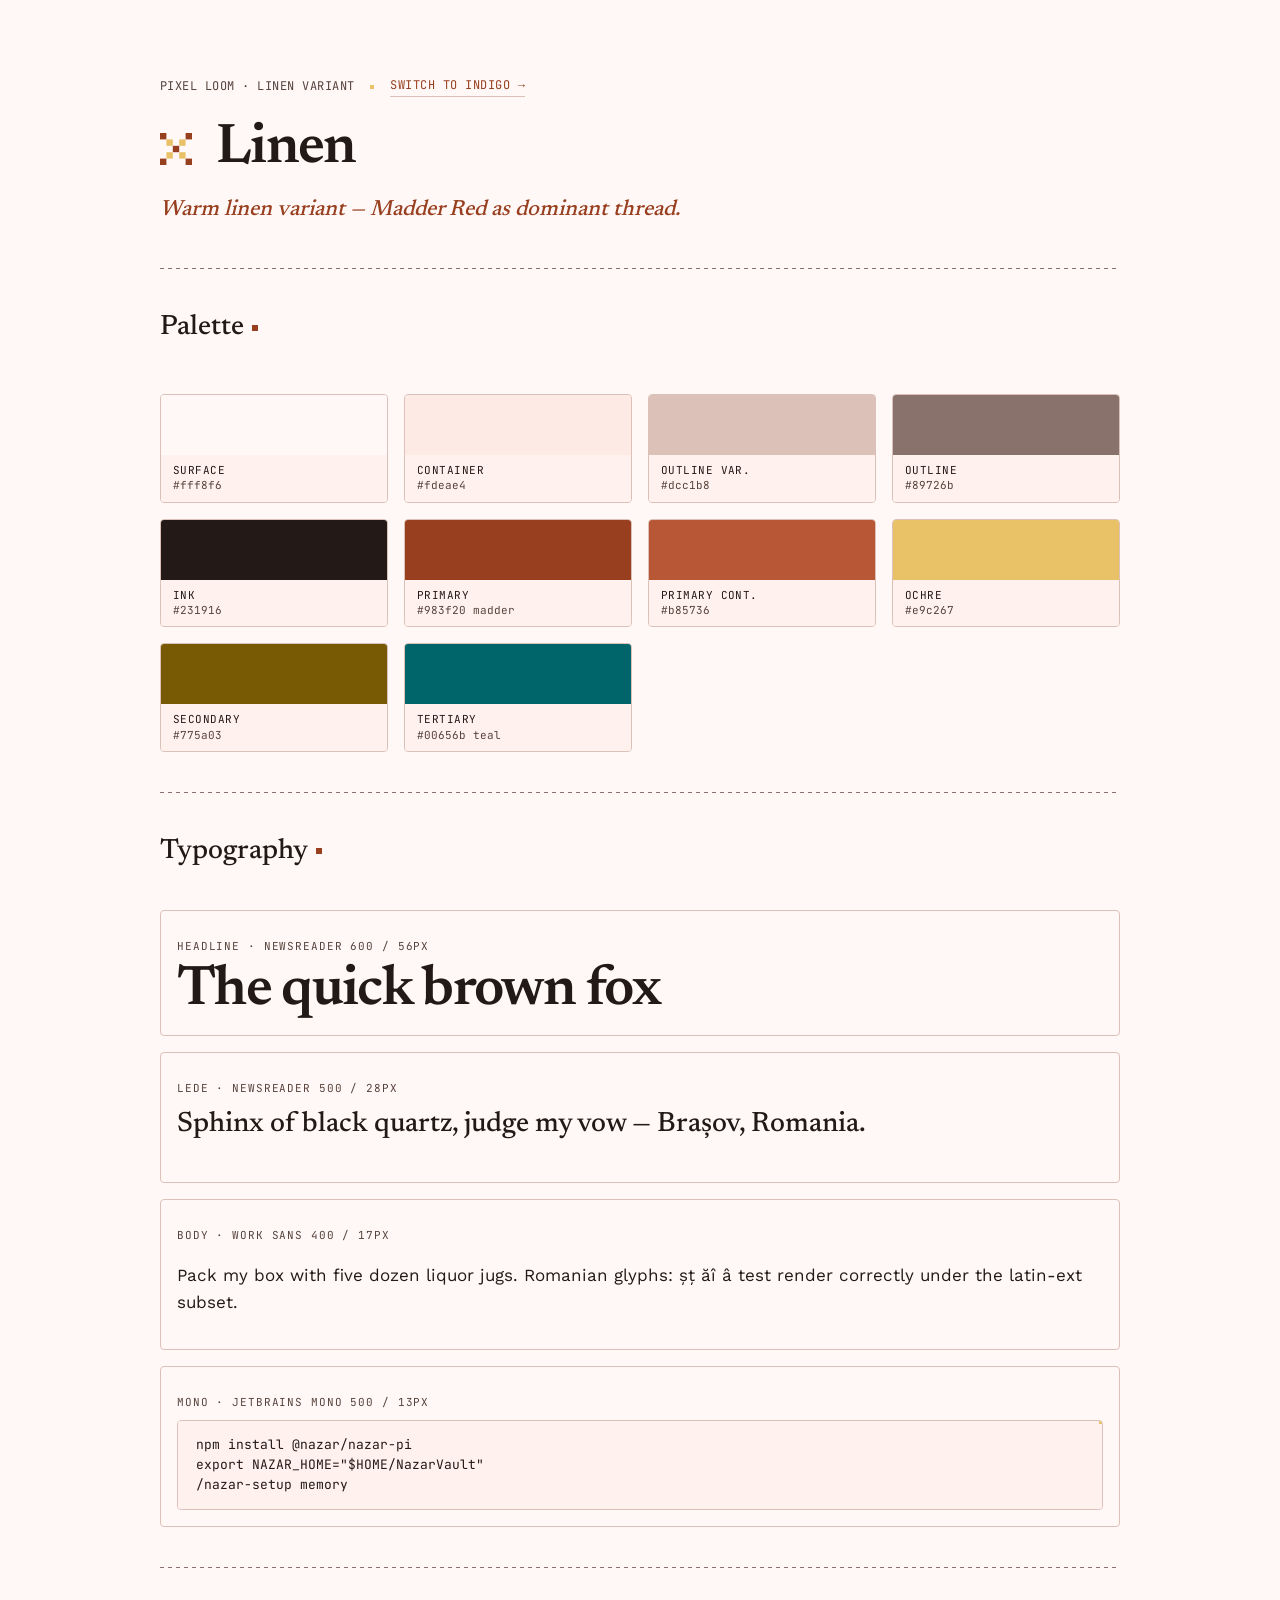
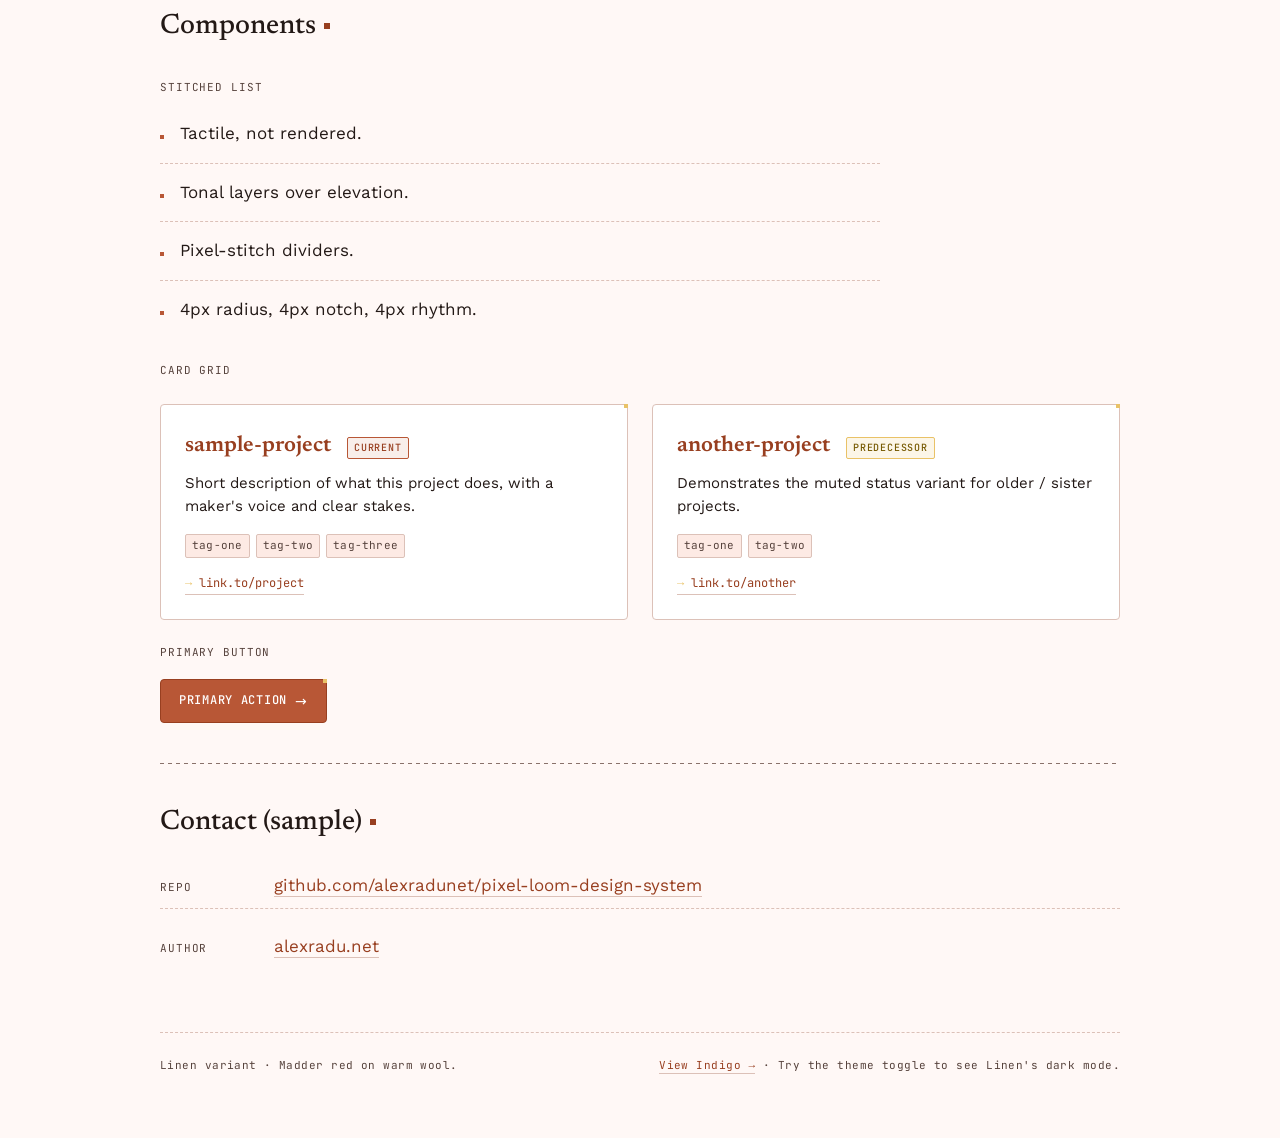
<file: example/index.html>
<!DOCTYPE html>
<html lang="en">
<head>
  <meta charset="UTF-8">
  <meta name="viewport" content="width=device-width, initial-scale=1.0">
  <title>Pixel Loom · Linen swatch</title>
  <link rel="stylesheet" href="../fonts.css">
  <link rel="stylesheet" href="../tokens/linen.css">
  <link rel="stylesheet" href="../base.css">
  <link rel="stylesheet" href="../components.css">
  <script src="../theme-toggle.js"></script>
  <style>
    .swatch-grid {
      display: grid;
      grid-template-columns: repeat(auto-fill, minmax(180px, 1fr));
      gap: var(--space-sm);
      margin: var(--space-md) 0;
    }
    .swatch {
      border: 1px solid var(--outline-variant);
      border-radius: var(--radius);
      overflow: hidden;
    }
    .swatch-fill { height: 60px; }
    .swatch-meta {
      padding: 8px 12px;
      background: var(--surface-container-low);
      font-family: var(--font-mono);
      font-size: 11px;
      line-height: 1.4;
    }
    .swatch-name { color: var(--on-surface); text-transform: uppercase; letter-spacing: 0.04em; }
    .swatch-hex { color: var(--on-surface-variant); }
    .type-sample { margin: var(--space-sm) 0; padding: var(--space-sm); border: 1px solid var(--outline-variant); border-radius: var(--radius); }
    .type-label {
      font-family: var(--font-mono);
      font-size: 11px;
      letter-spacing: 0.08em;
      text-transform: uppercase;
      color: var(--on-surface-variant);
      margin-bottom: 8px;
    }
  </style>
</head>
<body>
  <main class="page">
    <header class="masthead">
      <p class="meta-line">
        <span>Pixel Loom · Linen variant</span>
        <span class="meta-dot" aria-hidden="true"></span>
        <a href="indigo.html">switch to Indigo →</a>
      </p>

      <div class="brand-row">
        <svg class="brand-mark" viewBox="0 0 25 25" xmlns="http://www.w3.org/2000/svg" aria-hidden="true">
          <rect x="0"  y="0"  width="5" height="5" fill="#983f20"/>
          <rect x="20" y="0"  width="5" height="5" fill="#983f20"/>
          <rect x="10" y="10" width="5" height="5" fill="#983f20"/>
          <rect x="0"  y="20" width="5" height="5" fill="#983f20"/>
          <rect x="20" y="20" width="5" height="5" fill="#983f20"/>
          <rect x="5"  y="5"  width="5" height="5" fill="#e9c267"/>
          <rect x="15" y="5"  width="5" height="5" fill="#e9c267"/>
          <rect x="5"  y="15" width="5" height="5" fill="#e9c267"/>
          <rect x="15" y="15" width="5" height="5" fill="#e9c267"/>
        </svg>
        <h1 class="brand">Linen</h1>
      </div>
      <p class="tagline italic">Warm linen variant — Madder Red as dominant thread.</p>
    </header>

    <hr class="stitch" aria-hidden="true">

    <section>
      <h2>Palette</h2>
      <div class="swatch-grid">
        <div class="swatch"><div class="swatch-fill" style="background: var(--surface);"></div><div class="swatch-meta"><div class="swatch-name">Surface</div><div class="swatch-hex">#fff8f6</div></div></div>
        <div class="swatch"><div class="swatch-fill" style="background: var(--surface-container);"></div><div class="swatch-meta"><div class="swatch-name">Container</div><div class="swatch-hex">#fdeae4</div></div></div>
        <div class="swatch"><div class="swatch-fill" style="background: var(--outline-variant);"></div><div class="swatch-meta"><div class="swatch-name">Outline var.</div><div class="swatch-hex">#dcc1b8</div></div></div>
        <div class="swatch"><div class="swatch-fill" style="background: var(--outline);"></div><div class="swatch-meta"><div class="swatch-name">Outline</div><div class="swatch-hex">#89726b</div></div></div>
        <div class="swatch"><div class="swatch-fill" style="background: var(--on-surface);"></div><div class="swatch-meta"><div class="swatch-name">Ink</div><div class="swatch-hex">#231916</div></div></div>
        <div class="swatch"><div class="swatch-fill" style="background: var(--primary);"></div><div class="swatch-meta"><div class="swatch-name">Primary</div><div class="swatch-hex">#983f20 madder</div></div></div>
        <div class="swatch"><div class="swatch-fill" style="background: var(--primary-container);"></div><div class="swatch-meta"><div class="swatch-name">Primary cont.</div><div class="swatch-hex">#b85736</div></div></div>
        <div class="swatch"><div class="swatch-fill" style="background: var(--secondary-fixed-dim);"></div><div class="swatch-meta"><div class="swatch-name">Ochre</div><div class="swatch-hex">#e9c267</div></div></div>
        <div class="swatch"><div class="swatch-fill" style="background: var(--secondary);"></div><div class="swatch-meta"><div class="swatch-name">Secondary</div><div class="swatch-hex">#775a03</div></div></div>
        <div class="swatch"><div class="swatch-fill" style="background: var(--tertiary);"></div><div class="swatch-meta"><div class="swatch-name">Tertiary</div><div class="swatch-hex">#00656b teal</div></div></div>
      </div>
    </section>

    <hr class="stitch" aria-hidden="true">

    <section>
      <h2>Typography</h2>
      <div class="type-sample">
        <p class="type-label">Headline · Newsreader 600 / 56px</p>
        <h1 class="brand">The quick brown fox</h1>
      </div>
      <div class="type-sample">
        <p class="type-label">Lede · Newsreader 500 / 28px</p>
        <p class="lede">Sphinx of black quartz, judge my vow — Brașov, Romania.</p>
      </div>
      <div class="type-sample">
        <p class="type-label">Body · Work Sans 400 / 17px</p>
        <p>Pack my box with five dozen liquor jugs. Romanian glyphs: șț ăî â test render correctly under the latin-ext subset.</p>
      </div>
      <div class="type-sample">
        <p class="type-label">Mono · JetBrains Mono 500 / 13px</p>
        <pre>npm install @nazar/nazar-pi
export NAZAR_HOME="$HOME/NazarVault"
/nazar-setup memory</pre>
      </div>
    </section>

    <hr class="stitch" aria-hidden="true">

    <section>
      <h2>Components</h2>

      <p class="type-label">Stitched list</p>
      <ul class="stitched-list" style="margin-bottom: var(--space-md);">
        <li>Tactile, not rendered.</li>
        <li>Tonal layers over elevation.</li>
        <li>Pixel-stitch dividers.</li>
        <li>4px radius, 4px notch, 4px rhythm.</li>
      </ul>

      <p class="type-label">Card grid</p>
      <div class="card-grid" style="margin-bottom: var(--space-md);">
        <article class="card">
          <header class="card-head">
            <h3 class="card-name">sample-project</h3>
            <span class="card-status">Current</span>
          </header>
          <p>Short description of what this project does, with a maker's voice and clear stakes.</p>
          <ul class="card-tags">
            <li>tag-one</li>
            <li>tag-two</li>
            <li>tag-three</li>
          </ul>
          <a class="card-link" href="#">link.to/project</a>
        </article>

        <article class="card">
          <header class="card-head">
            <h3 class="card-name">another-project</h3>
            <span class="card-status muted">Predecessor</span>
          </header>
          <p>Demonstrates the muted status variant for older / sister projects.</p>
          <ul class="card-tags">
            <li>tag-one</li>
            <li>tag-two</li>
          </ul>
          <a class="card-link" href="#">link.to/another</a>
        </article>
      </div>

      <p class="type-label">Primary button</p>
      <p>
        <a class="button-primary" href="#">
          Primary action <span class="button-arrow" aria-hidden="true">→</span>
        </a>
      </p>
    </section>

    <hr class="stitch" aria-hidden="true">

    <section>
      <h2>Contact (sample)</h2>
      <ul class="contact-list">
        <li>
          <span class="contact-label">Repo</span>
          <span class="contact-value"><a href="https://github.com/alexradunet/pixel-loom-design-system">github.com/alexradunet/pixel-loom-design-system</a></span>
        </li>
        <li>
          <span class="contact-label">Author</span>
          <span class="contact-value"><a href="https://alexradu.net">alexradu.net</a></span>
        </li>
      </ul>
    </section>

    <footer class="colophon">
      <p>Linen variant · Madder red on warm wool.</p>
      <p><a href="indigo.html">View Indigo →</a> · Try the theme toggle to see Linen's dark mode.</p>
    </footer>
  </main>
</body>
</html>
</file>
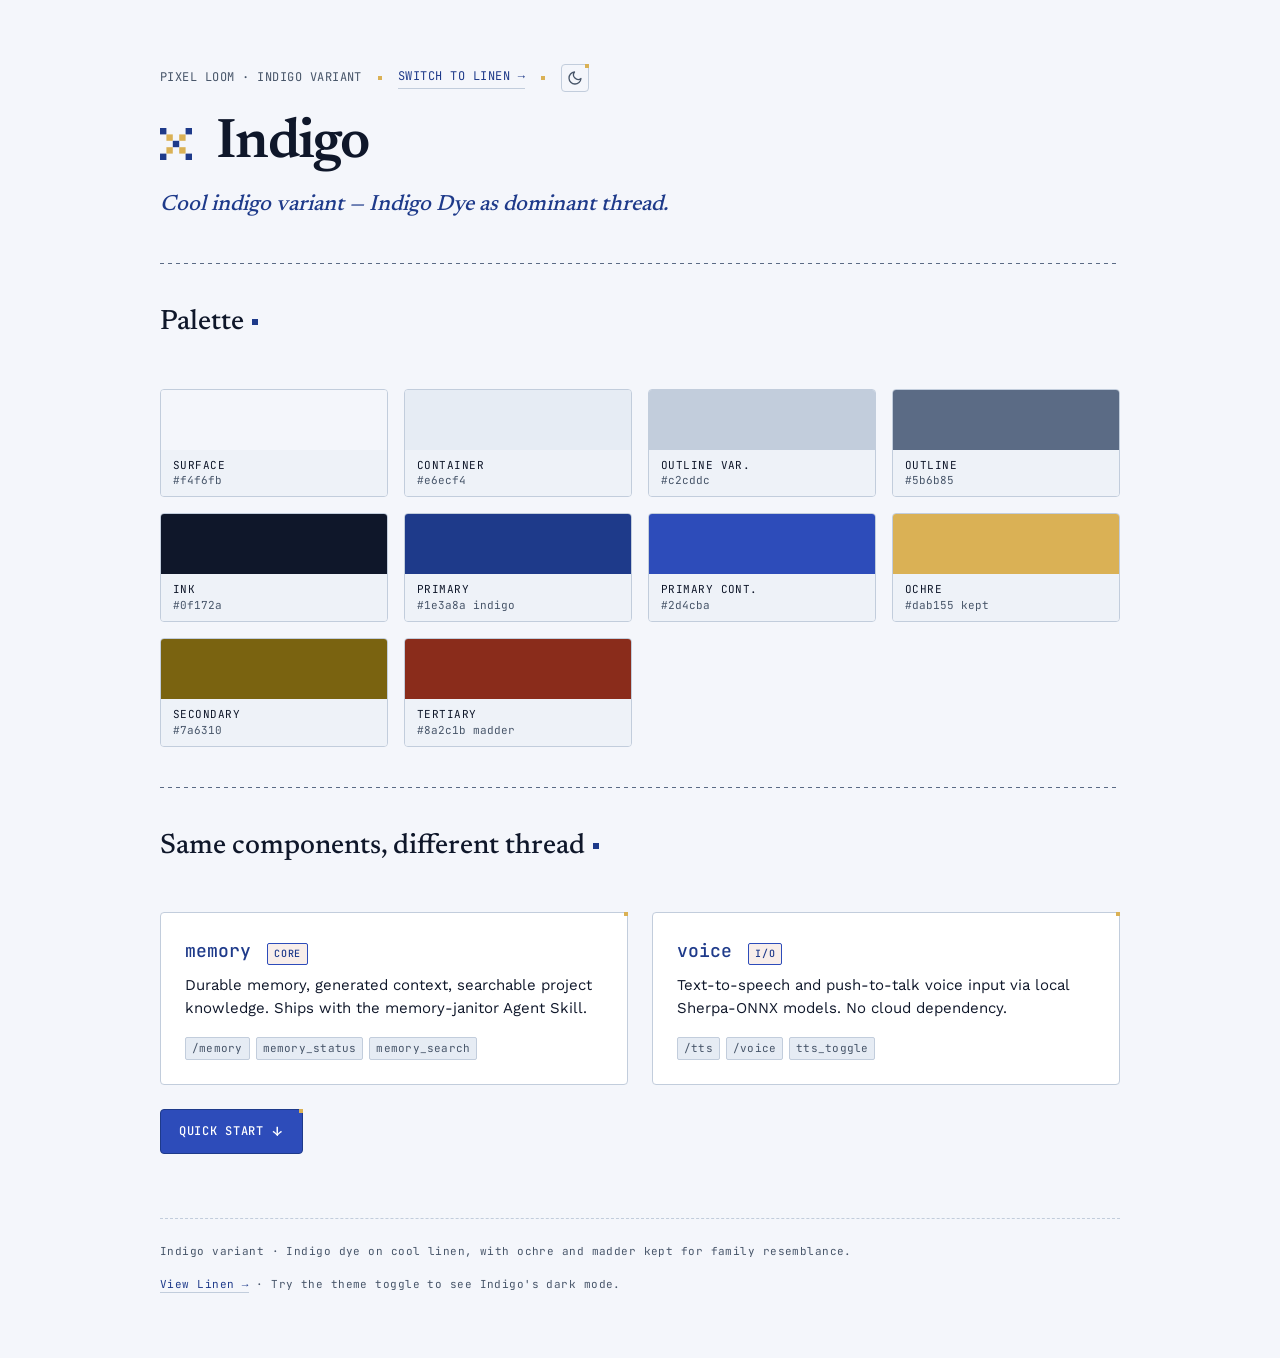
<file: example/indigo.html>
<!DOCTYPE html>
<html lang="en">
<head>
  <meta charset="UTF-8">
  <meta name="viewport" content="width=device-width, initial-scale=1.0">
  <title>Pixel Loom · Indigo swatch</title>
  <link rel="stylesheet" href="../fonts.css">
  <link rel="stylesheet" href="../tokens/indigo.css">
  <link rel="stylesheet" href="../base.css">
  <link rel="stylesheet" href="../components.css">
  <script src="../theme-toggle.js"></script>
  <style>
    .swatch-grid {
      display: grid;
      grid-template-columns: repeat(auto-fill, minmax(180px, 1fr));
      gap: var(--space-sm);
      margin: var(--space-md) 0;
    }
    .swatch {
      border: 1px solid var(--outline-variant);
      border-radius: var(--radius);
      overflow: hidden;
    }
    .swatch-fill { height: 60px; }
    .swatch-meta {
      padding: 8px 12px;
      background: var(--surface-container-low);
      font-family: var(--font-mono);
      font-size: 11px;
      line-height: 1.4;
    }
    .swatch-name { color: var(--on-surface); text-transform: uppercase; letter-spacing: 0.04em; }
    .swatch-hex { color: var(--on-surface-variant); }
    .type-sample { margin: var(--space-sm) 0; padding: var(--space-sm); border: 1px solid var(--outline-variant); border-radius: var(--radius); }
    .type-label {
      font-family: var(--font-mono);
      font-size: 11px;
      letter-spacing: 0.08em;
      text-transform: uppercase;
      color: var(--on-surface-variant);
      margin-bottom: 8px;
    }
  </style>
</head>
<body>
  <main class="page">
    <header class="masthead">
      <div class="meta-line">
        <span>Pixel Loom · Indigo variant</span>
        <span class="meta-dot" aria-hidden="true"></span>
        <a href="index.html">switch to Linen →</a>
        <span class="meta-dot" aria-hidden="true"></span>
        <button class="theme-toggle" onclick="PixelLoom.toggleTheme()" aria-label="Toggle light/dark mode">
          <svg class="theme-toggle-moon" viewBox="0 0 24 24" aria-hidden="true"><path d="M21 12.79A9 9 0 1 1 11.21 3 7 7 0 0 0 21 12.79z"/></svg>
          <svg class="theme-toggle-sun" viewBox="0 0 24 24" aria-hidden="true"><circle cx="12" cy="12" r="4"/><path d="M12 2v2M12 20v2M4.93 4.93l1.41 1.41M17.66 17.66l1.41 1.41M2 12h2M20 12h2M4.93 19.07l1.41-1.41M17.66 6.34l1.41-1.41"/></svg>
        </button>
      </div>

      <div class="brand-row">
        <svg class="brand-mark" viewBox="0 0 25 25" xmlns="http://www.w3.org/2000/svg" aria-hidden="true">
          <rect x="0"  y="0"  width="5" height="5" fill="#1e3a8a"/>
          <rect x="20" y="0"  width="5" height="5" fill="#1e3a8a"/>
          <rect x="10" y="10" width="5" height="5" fill="#1e3a8a"/>
          <rect x="0"  y="20" width="5" height="5" fill="#1e3a8a"/>
          <rect x="20" y="20" width="5" height="5" fill="#1e3a8a"/>
          <rect x="5"  y="5"  width="5" height="5" fill="#dab155"/>
          <rect x="15" y="5"  width="5" height="5" fill="#dab155"/>
          <rect x="5"  y="15" width="5" height="5" fill="#dab155"/>
          <rect x="15" y="15" width="5" height="5" fill="#dab155"/>
        </svg>
        <h1 class="brand">Indigo</h1>
      </div>
      <p class="tagline italic">Cool indigo variant — Indigo Dye as dominant thread.</p>
    </header>

    <hr class="stitch" aria-hidden="true">

    <section>
      <h2>Palette</h2>
      <div class="swatch-grid">
        <div class="swatch"><div class="swatch-fill" style="background: var(--surface);"></div><div class="swatch-meta"><div class="swatch-name">Surface</div><div class="swatch-hex">#f4f6fb</div></div></div>
        <div class="swatch"><div class="swatch-fill" style="background: var(--surface-container);"></div><div class="swatch-meta"><div class="swatch-name">Container</div><div class="swatch-hex">#e6ecf4</div></div></div>
        <div class="swatch"><div class="swatch-fill" style="background: var(--outline-variant);"></div><div class="swatch-meta"><div class="swatch-name">Outline var.</div><div class="swatch-hex">#c2cddc</div></div></div>
        <div class="swatch"><div class="swatch-fill" style="background: var(--outline);"></div><div class="swatch-meta"><div class="swatch-name">Outline</div><div class="swatch-hex">#5b6b85</div></div></div>
        <div class="swatch"><div class="swatch-fill" style="background: var(--on-surface);"></div><div class="swatch-meta"><div class="swatch-name">Ink</div><div class="swatch-hex">#0f172a</div></div></div>
        <div class="swatch"><div class="swatch-fill" style="background: var(--primary);"></div><div class="swatch-meta"><div class="swatch-name">Primary</div><div class="swatch-hex">#1e3a8a indigo</div></div></div>
        <div class="swatch"><div class="swatch-fill" style="background: var(--primary-container);"></div><div class="swatch-meta"><div class="swatch-name">Primary cont.</div><div class="swatch-hex">#2d4cba</div></div></div>
        <div class="swatch"><div class="swatch-fill" style="background: var(--secondary-fixed-dim);"></div><div class="swatch-meta"><div class="swatch-name">Ochre</div><div class="swatch-hex">#dab155 kept</div></div></div>
        <div class="swatch"><div class="swatch-fill" style="background: var(--secondary);"></div><div class="swatch-meta"><div class="swatch-name">Secondary</div><div class="swatch-hex">#7a6310</div></div></div>
        <div class="swatch"><div class="swatch-fill" style="background: var(--tertiary);"></div><div class="swatch-meta"><div class="swatch-name">Tertiary</div><div class="swatch-hex">#8a2c1b madder</div></div></div>
      </div>
    </section>

    <hr class="stitch" aria-hidden="true">

    <section>
      <h2>Same components, different thread</h2>

      <div class="card-grid" style="margin-bottom: var(--space-md);">
        <article class="card">
          <header class="card-head">
            <h3 class="card-name mono">memory</h3>
            <span class="card-status">Core</span>
          </header>
          <p>Durable memory, generated context, searchable project knowledge. Ships with the memory-janitor Agent Skill.</p>
          <ul class="card-tags">
            <li>/memory</li>
            <li>memory_status</li>
            <li>memory_search</li>
          </ul>
        </article>

        <article class="card">
          <header class="card-head">
            <h3 class="card-name mono">voice</h3>
            <span class="card-status">I/O</span>
          </header>
          <p>Text-to-speech and push-to-talk voice input via local Sherpa-ONNX models. No cloud dependency.</p>
          <ul class="card-tags">
            <li>/tts</li>
            <li>/voice</li>
            <li>tts_toggle</li>
          </ul>
        </article>
      </div>

      <p>
        <a class="button-primary" href="#">
          Quick start <span class="button-arrow" aria-hidden="true">↓</span>
        </a>
      </p>
    </section>

    <footer class="colophon">
      <p>Indigo variant · Indigo dye on cool linen, with ochre and madder kept for family resemblance.</p>
      <p><a href="index.html">View Linen →</a> · Try the theme toggle to see Indigo's dark mode.</p>
    </footer>
  </main>
</body>
</html>
</file>
<file: fonts.css>
/* ─────────────────────────────────────────────────────────────
   Pixel Loom · Fonts (self-hosted, no calls to Google)

   Newsreader 500 / 600 — editorial serif headlines
   Work Sans 400 / 500  — body & UI
   JetBrains Mono 400 / 500 — metadata & code

   Each weight is split into latin + latin-ext subsets for
   Romanian character support (ș, ț, ă, î, â) without bloat.
   ───────────────────────────────────────────────────────────── */

@font-face { font-family:'Newsreader';font-style:normal;font-weight:500;font-display:swap;src:url('fonts/newsreader-500-latin-ext.woff2') format('woff2');unicode-range:U+0100-02BA,U+02BD-02C5,U+02C7-02CC,U+02CE-02D7,U+02DD-02FF,U+0304,U+0308,U+0329,U+1D00-1DBF,U+1E00-1E9F,U+1EF2-1EFF,U+2020,U+20A0-20AB,U+20AD-20C0,U+2113,U+2C60-2C7F,U+A720-A7FF; }
@font-face { font-family:'Newsreader';font-style:normal;font-weight:500;font-display:swap;src:url('fonts/newsreader-500-latin.woff2') format('woff2');unicode-range:U+0000-00FF,U+0131,U+0152-0153,U+02BB-02BC,U+02C6,U+02DA,U+02DC,U+0304,U+0308,U+0329,U+2000-206F,U+20AC,U+2122,U+2191,U+2193,U+2212,U+2215,U+FEFF,U+FFFD; }
@font-face { font-family:'Newsreader';font-style:normal;font-weight:600;font-display:swap;src:url('fonts/newsreader-600-latin-ext.woff2') format('woff2');unicode-range:U+0100-02BA,U+02BD-02C5,U+02C7-02CC,U+02CE-02D7,U+02DD-02FF,U+0304,U+0308,U+0329,U+1D00-1DBF,U+1E00-1E9F,U+1EF2-1EFF,U+2020,U+20A0-20AB,U+20AD-20C0,U+2113,U+2C60-2C7F,U+A720-A7FF; }
@font-face { font-family:'Newsreader';font-style:normal;font-weight:600;font-display:swap;src:url('fonts/newsreader-600-latin.woff2') format('woff2');unicode-range:U+0000-00FF,U+0131,U+0152-0153,U+02BB-02BC,U+02C6,U+02DA,U+02DC,U+0304,U+0308,U+0329,U+2000-206F,U+20AC,U+2122,U+2191,U+2193,U+2212,U+2215,U+FEFF,U+FFFD; }

@font-face { font-family:'Work Sans';font-style:normal;font-weight:400;font-display:swap;src:url('fonts/worksans-400-latin-ext.woff2') format('woff2');unicode-range:U+0100-02BA,U+02BD-02C5,U+02C7-02CC,U+02CE-02D7,U+02DD-02FF,U+0304,U+0308,U+0329,U+1D00-1DBF,U+1E00-1E9F,U+1EF2-1EFF,U+2020,U+20A0-20AB,U+20AD-20C0,U+2113,U+2C60-2C7F,U+A720-A7FF; }
@font-face { font-family:'Work Sans';font-style:normal;font-weight:400;font-display:swap;src:url('fonts/worksans-400-latin.woff2') format('woff2');unicode-range:U+0000-00FF,U+0131,U+0152-0153,U+02BB-02BC,U+02C6,U+02DA,U+02DC,U+0304,U+0308,U+0329,U+2000-206F,U+20AC,U+2122,U+2191,U+2193,U+2212,U+2215,U+FEFF,U+FFFD; }
@font-face { font-family:'Work Sans';font-style:normal;font-weight:500;font-display:swap;src:url('fonts/worksans-500-latin-ext.woff2') format('woff2');unicode-range:U+0100-02BA,U+02BD-02C5,U+02C7-02CC,U+02CE-02D7,U+02DD-02FF,U+0304,U+0308,U+0329,U+1D00-1DBF,U+1E00-1E9F,U+1EF2-1EFF,U+2020,U+20A0-20AB,U+20AD-20C0,U+2113,U+2C60-2C7F,U+A720-A7FF; }
@font-face { font-family:'Work Sans';font-style:normal;font-weight:500;font-display:swap;src:url('fonts/worksans-500-latin.woff2') format('woff2');unicode-range:U+0000-00FF,U+0131,U+0152-0153,U+02BB-02BC,U+02C6,U+02DA,U+02DC,U+0304,U+0308,U+0329,U+2000-206F,U+20AC,U+2122,U+2191,U+2193,U+2212,U+2215,U+FEFF,U+FFFD; }

@font-face { font-family:'JetBrains Mono';font-style:normal;font-weight:400;font-display:swap;src:url('fonts/jetbrainsmono-400-latin-ext.woff2') format('woff2');unicode-range:U+0100-02BA,U+02BD-02C5,U+02C7-02CC,U+02CE-02D7,U+02DD-02FF,U+0304,U+0308,U+0329,U+1D00-1DBF,U+1E00-1E9F,U+1EF2-1EFF,U+2020,U+20A0-20AB,U+20AD-20C0,U+2113,U+2C60-2C7F,U+A720-A7FF; }
@font-face { font-family:'JetBrains Mono';font-style:normal;font-weight:400;font-display:swap;src:url('fonts/jetbrainsmono-400-latin.woff2') format('woff2');unicode-range:U+0000-00FF,U+0131,U+0152-0153,U+02BB-02BC,U+02C6,U+02DA,U+02DC,U+0304,U+0308,U+0329,U+2000-206F,U+20AC,U+2122,U+2191,U+2193,U+2212,U+2215,U+FEFF,U+FFFD; }
@font-face { font-family:'JetBrains Mono';font-style:normal;font-weight:500;font-display:swap;src:url('fonts/jetbrainsmono-500-latin-ext.woff2') format('woff2');unicode-range:U+0100-02BA,U+02BD-02C5,U+02C7-02CC,U+02CE-02D7,U+02DD-02FF,U+0304,U+0308,U+0329,U+1D00-1DBF,U+1E00-1E9F,U+1EF2-1EFF,U+2020,U+20A0-20AB,U+20AD-20C0,U+2113,U+2C60-2C7F,U+A720-A7FF; }
@font-face { font-family:'JetBrains Mono';font-style:normal;font-weight:500;font-display:swap;src:url('fonts/jetbrainsmono-500-latin.woff2') format('woff2');unicode-range:U+0000-00FF,U+0131,U+0152-0153,U+02BB-02BC,U+02C6,U+02DA,U+02DC,U+0304,U+0308,U+0329,U+2000-206F,U+20AC,U+2122,U+2191,U+2193,U+2212,U+2215,U+FEFF,U+FFFD; }
</file>
<file: tokens/linen.css>
/* ─────────────────────────────────────────────────────────────
   Pixel Loom · Linen (warm)

   Light is the default. Dark mode applies when:
   - the user has explicitly toggled to dark (root.theme-dark), OR
   - the system prefers dark AND the user has not explicitly chosen light

   The toggle script in theme-toggle.js manages the .theme-light /
   .theme-dark class on <html> and persists the choice in localStorage.
   ───────────────────────────────────────────────────────────── */

/* ─── Light (default) ─────────────────────────────────────── */
:root {
  /* Surfaces */
  --surface: #fff8f6;
  --surface-dim: #e9d6d1;
  --surface-bright: #fff8f6;
  --surface-container-lowest: #ffffff;
  --surface-container-low: #fff1ed;
  --surface-container: #fdeae4;
  --surface-container-high: #f7e4df;
  --surface-container-highest: #f1dfd9;
  --on-surface: #231916;
  --on-surface-variant: #56423c;
  --inverse-surface: #392e2b;
  --inverse-on-surface: #ffede8;
  --outline: #89726b;
  --outline-variant: #dcc1b8;
  --surface-tint: #9d4323;

  /* Brand (Madder red) */
  --primary: #983f20;
  --on-primary: #ffffff;
  --primary-container: #b85736;
  --on-primary-container: #fffaf9;
  --inverse-primary: #ffb59d;
  --primary-fixed: #ffdbd0;
  --primary-fixed-dim: #ffb59d;
  --on-primary-fixed: #390b00;
  --on-primary-fixed-variant: #7e2c0e;

  /* Secondary (Ochre) */
  --secondary: #775a03;
  --on-secondary: #ffffff;
  --secondary-container: #fed578;
  --on-secondary-container: #785b04;
  --secondary-fixed: #ffdf9b;
  --secondary-fixed-dim: #e9c267;
  --on-secondary-fixed: #251a00;
  --on-secondary-fixed-variant: #5b4300;

  /* Tertiary (Teal) */
  --tertiary: #00656b;
  --on-tertiary: #ffffff;
  --tertiary-container: #008087;
  --on-tertiary-container: #ecfeff;
  --tertiary-fixed: #93f2f9;
  --tertiary-fixed-dim: #76d5dc;
  --on-tertiary-fixed: #002022;
  --on-tertiary-fixed-variant: #004f54;

  /* Semantic */
  --error: #ba1a1a;
  --on-error: #ffffff;
  --error-container: #ffdad6;
  --on-error-container: #93000a;

  /* Background */
  --background: #fff8f6;
  --on-background: #231916;
  --surface-variant: #f1dfd9;

  /* Shared (mode-agnostic) */
  --space-base: 4px;
  --space-xs: 8px;
  --space-sm: 16px;
  --space-md: 24px;
  --space-lg: 40px;
  --space-xl: 64px;
  --gutter: 24px;
  --margin: 32px;
  --font-headline: 'Newsreader', Georgia, 'Times New Roman', serif;
  --font-body: 'Work Sans', system-ui, -apple-system, 'Segoe UI', sans-serif;
  --font-mono: 'JetBrains Mono', 'SF Mono', Consolas, monospace;
  --radius-sm: 2px;
  --radius: 4px;
  --radius-md: 6px;
  --radius-lg: 8px;
  --radius-xl: 12px;
  --radius-full: 9999px;
}

/* ─── Dark — explicit override ────────────────────────────── */
:root.theme-dark {
  --surface: #1a110f;
  --surface-dim: #1a110f;
  --surface-bright: #423733;
  --surface-container-lowest: #150c0a;
  --surface-container-low: #231916;
  --surface-container: #271d1a;
  --surface-container-high: #322824;
  --surface-container-highest: #3e322f;
  --on-surface: #f1dfd9;
  --on-surface-variant: #dcc1b8;
  --inverse-surface: #f1dfd9;
  --inverse-on-surface: #392e2b;
  --outline: #a48b84;
  --outline-variant: #56423c;
  --surface-tint: #ffb59d;

  --primary: #ffb59d;
  --on-primary: #5d1800;
  --primary-container: #b85736;
  --on-primary-container: #fffaf9;
  --inverse-primary: #9d4323;
  --primary-fixed: #ffdbd0;
  --primary-fixed-dim: #ffb59d;
  --on-primary-fixed: #390b00;
  --on-primary-fixed-variant: #7e2c0e;

  --secondary: #e9c267;
  --on-secondary: #3f2e00;
  --secondary-container: #755800;
  --on-secondary-container: #f8d074;
  --secondary-fixed: #ffdf9b;
  --secondary-fixed-dim: #e9c267;
  --on-secondary-fixed: #251a00;
  --on-secondary-fixed-variant: #5b4300;

  --tertiary: #76d5dc;
  --on-tertiary: #00363a;
  --tertiary-container: #008087;
  --on-tertiary-container: #ecfeff;
  --tertiary-fixed: #93f2f9;
  --tertiary-fixed-dim: #76d5dc;
  --on-tertiary-fixed: #002022;
  --on-tertiary-fixed-variant: #004f54;

  --error: #ffb4ab;
  --on-error: #690005;
  --error-container: #93000a;
  --on-error-container: #ffdad6;

  --background: #1a110f;
  --on-background: #f1dfd9;
  --surface-variant: #3e322f;
}

/* ─── Dark — system preference (unless user picked light) ──── */
@media (prefers-color-scheme: dark) {
  :root:not(.theme-light) {
    --surface: #1a110f;
    --surface-dim: #1a110f;
    --surface-bright: #423733;
    --surface-container-lowest: #150c0a;
    --surface-container-low: #231916;
    --surface-container: #271d1a;
    --surface-container-high: #322824;
    --surface-container-highest: #3e322f;
    --on-surface: #f1dfd9;
    --on-surface-variant: #dcc1b8;
    --inverse-surface: #f1dfd9;
    --inverse-on-surface: #392e2b;
    --outline: #a48b84;
    --outline-variant: #56423c;
    --surface-tint: #ffb59d;

    --primary: #ffb59d;
    --on-primary: #5d1800;
    --primary-container: #b85736;
    --on-primary-container: #fffaf9;
    --inverse-primary: #9d4323;
    --primary-fixed: #ffdbd0;
    --primary-fixed-dim: #ffb59d;
    --on-primary-fixed: #390b00;
    --on-primary-fixed-variant: #7e2c0e;

    --secondary: #e9c267;
    --on-secondary: #3f2e00;
    --secondary-container: #755800;
    --on-secondary-container: #f8d074;
    --secondary-fixed: #ffdf9b;
    --secondary-fixed-dim: #e9c267;
    --on-secondary-fixed: #251a00;
    --on-secondary-fixed-variant: #5b4300;

    --tertiary: #76d5dc;
    --on-tertiary: #00363a;
    --tertiary-container: #008087;
    --on-tertiary-container: #ecfeff;
    --tertiary-fixed: #93f2f9;
    --tertiary-fixed-dim: #76d5dc;
    --on-tertiary-fixed: #002022;
    --on-tertiary-fixed-variant: #004f54;

    --error: #ffb4ab;
    --on-error: #690005;
    --error-container: #93000a;
    --on-error-container: #ffdad6;

    --background: #1a110f;
    --on-background: #f1dfd9;
    --surface-variant: #3e322f;
  }
}
</file>
<file: base.css>
/* ─────────────────────────────────────────────────────────────
   Pixel Loom · Base
   Reset, typography, layout, dividers, lists, headings.
   Assumes tokens/{linen|indigo}.css already loaded.
   ───────────────────────────────────────────────────────────── */

/* ─── Reset ───────────────────────────────────────────── */
*, *::before, *::after { box-sizing: border-box; }
html { -webkit-text-size-adjust: 100%; }
body {
  margin: 0;
  padding: 0;
  background: var(--background);
  color: var(--on-background);
  font-family: var(--font-body);
  font-size: 17px;
  line-height: 1.6;
  font-feature-settings: "kern", "liga";
  -webkit-font-smoothing: antialiased;
  -moz-osx-font-smoothing: grayscale;
}
img, svg { max-width: 100%; display: block; }
code { font-family: var(--font-mono); font-size: 0.92em; }

/* ─── Layout ──────────────────────────────────────────── */
.page {
  max-width: 1024px;
  margin: 0 auto;
  padding: var(--space-xl) var(--margin);
}
@media (max-width: 720px) {
  .page { padding: var(--space-lg) var(--space-sm); }
}

section { margin: var(--space-lg) 0; }

/* ─── Pixel-stitch divider ────────────────────────────── */
.stitch {
  border: none;
  height: 1px;
  background-image: linear-gradient(to right, var(--outline) 50%, transparent 50%);
  background-size: 8px 1px;
  background-repeat: repeat-x;
  margin: var(--space-lg) 0;
}

/* ─── Masthead ────────────────────────────────────────── */
.masthead { margin-bottom: var(--space-lg); }

.meta-line {
  display: flex;
  align-items: center;
  gap: var(--space-sm);
  font-family: var(--font-mono);
  font-size: 12px;
  letter-spacing: 0.04em;
  color: var(--on-surface-variant);
  margin-bottom: var(--space-md);
  text-transform: uppercase;
  flex-wrap: wrap;
}
.meta-dot {
  display: inline-block;
  width: 4px;
  height: 4px;
  background: var(--secondary-fixed-dim);
  flex-shrink: 0;
}
.meta-status {
  display: inline-flex;
  align-items: center;
  gap: 6px;
}
.meta-status::before {
  content: '';
  display: inline-block;
  width: 6px;
  height: 6px;
  border-radius: 50%;
  background: #4f6f3a;
}

.brand-row {
  display: flex;
  align-items: center;
  gap: var(--space-md);
  margin-bottom: var(--space-sm);
}
.brand-mark {
  flex-shrink: 0;
  width: 32px;
  height: 32px;
}
h1.brand {
  font-family: var(--font-headline);
  font-size: 56px;
  font-weight: 600;
  line-height: 1;
  letter-spacing: -0.03em;
  margin: 0;
  color: var(--on-surface);
}
@media (max-width: 720px) {
  h1.brand { font-size: 40px; }
  .brand-mark { width: 24px; height: 24px; }
}
.tagline {
  font-family: var(--font-body);
  font-size: 18px;
  font-weight: 400;
  color: var(--on-surface-variant);
  margin: 0;
  max-width: 600px;
}
.tagline.italic {
  font-family: var(--font-headline);
  font-style: italic;
  font-size: 22px;
  font-weight: 500;
  color: var(--primary);
}

/* ─── Headings ────────────────────────────────────────── */
h2 {
  font-family: var(--font-headline);
  font-size: 28px;
  font-weight: 500;
  line-height: 1.3;
  margin: 0 0 var(--space-md) 0;
  color: var(--on-surface);
  display: inline-flex;
  align-items: center;
  gap: var(--space-xs);
}
h2::after {
  content: '';
  display: inline-block;
  width: 6px;
  height: 6px;
  background: var(--primary);
  flex-shrink: 0;
}

/* ─── Intro / lede ────────────────────────────────────── */
.lede {
  font-family: var(--font-headline);
  font-size: 28px;
  font-weight: 500;
  line-height: 1.3;
  color: var(--on-surface);
  margin: 0 0 var(--space-md) 0;
  max-width: 720px;
}
@media (max-width: 720px) {
  .lede { font-size: 22px; }
}
.intro p {
  font-size: 17px;
  line-height: 1.65;
  margin: 0 0 var(--space-sm) 0;
  max-width: 720px;
}

/* ─── Stitched list ───────────────────────────────────── */
.stitched-list {
  list-style: none;
  padding: 0;
  margin: 0;
  max-width: 720px;
}
.stitched-list li {
  padding: var(--space-sm) 0;
  border-bottom: 1px dashed var(--outline-variant);
  font-size: 17px;
  line-height: 1.5;
  display: flex;
  align-items: baseline;
  gap: var(--space-sm);
}
.stitched-list li::before {
  content: '';
  flex-shrink: 0;
  width: 4px;
  height: 4px;
  background: var(--primary-container);
  margin-top: 9px;
}
.stitched-list li:last-child { border-bottom: none; }

/* ─── Links ───────────────────────────────────────────── */
a {
  color: var(--primary);
  text-decoration: none;
  border-bottom: 1px solid var(--outline-variant);
  padding-bottom: 1px;
  transition: border-color 0.15s ease, color 0.15s ease;
}
a:hover, a:focus {
  border-bottom-color: var(--primary);
  color: var(--primary-container);
}

/* ─── Selection & focus ───────────────────────────────── */
::selection {
  background: var(--secondary-container);
  color: var(--on-secondary-container);
}
:focus-visible {
  outline: 2px solid var(--primary);
  outline-offset: 2px;
}

/* ─── Theme toggle (light ⇄ dark) ─────────────────────── */
.theme-toggle {
  display: inline-flex;
  align-items: center;
  justify-content: center;
  width: 28px;
  height: 28px;
  padding: 4px;
  background: transparent;
  border: 1px solid var(--outline-variant);
  border-radius: var(--radius);
  color: var(--on-surface-variant);
  cursor: pointer;
  position: relative;
  transition: color 0.15s ease, border-color 0.15s ease;
  flex-shrink: 0;
}
.theme-toggle:hover,
.theme-toggle:focus-visible {
  color: var(--primary);
  border-color: var(--outline);
}
.theme-toggle::after {
  content: '';
  position: absolute;
  top: -1px;
  right: -1px;
  width: 4px;
  height: 4px;
  background: var(--secondary-fixed-dim);
}
.theme-toggle svg {
  width: 16px;
  height: 16px;
  stroke: currentColor;
  fill: none;
  stroke-width: 2;
  stroke-linecap: round;
  stroke-linejoin: round;
}

/* Show moon by default (suggesting "click for dark"), swap to sun in dark. */
.theme-toggle-sun { display: none; }
.theme-toggle-moon { display: block; }

:root.theme-dark .theme-toggle-sun { display: block; }
:root.theme-dark .theme-toggle-moon { display: none; }

@media (prefers-color-scheme: dark) {
  :root:not(.theme-light) .theme-toggle-sun { display: block; }
  :root:not(.theme-light) .theme-toggle-moon { display: none; }
}

/* Smooth color transitions when theme flips (excluded from page load by
   limiting to specific properties to avoid expensive re-paints). */
html.has-theme-transition,
html.has-theme-transition *,
html.has-theme-transition *::before,
html.has-theme-transition *::after {
  transition: background-color 0.18s ease, color 0.18s ease, border-color 0.18s ease;
}

/* ─── Prefers-reduced-motion ──────────────────────────── */
@media (prefers-reduced-motion: reduce) {
  *, *::before, *::after {
    transition: none !important;
    animation: none !important;
  }
}
</file>
<file: components.css>
/* ─────────────────────────────────────────────────────────────
   Pixel Loom · Components
   Reusable patterns: cards, buttons, code blocks, contact list,
   colophon. Assumes base.css and tokens already loaded.
   ───────────────────────────────────────────────────────────── */

/* ─── Card grid (project/extension layout) ────────────── */
.card-grid {
  display: grid;
  grid-template-columns: repeat(2, 1fr);
  gap: var(--space-md);
  margin-top: var(--space-md);
}
@media (max-width: 800px) {
  .card-grid { grid-template-columns: 1fr; }
}

/* ─── Card (base + variants) ──────────────────────────── */
.card {
  position: relative;
  background: var(--surface-container-lowest);
  border: 1px solid var(--outline-variant);
  border-radius: var(--radius);
  padding: var(--space-md);
  display: flex;
  flex-direction: column;
  gap: var(--space-xs);
}
/* The signature 4×4 ochre notch — top-right corner */
.card::after,
.experiments-cta::after,
.pixel-notch::after,
pre::after {
  content: '';
  position: absolute;
  top: -1px;
  right: -1px;
  width: 4px;
  height: 4px;
  background: var(--secondary-fixed-dim);
}

.card-head {
  display: flex;
  align-items: baseline;
  gap: var(--space-sm);
  flex-wrap: wrap;
}
.card-name {
  font-family: var(--font-headline);
  font-size: 22px;
  font-weight: 600;
  color: var(--primary);
  margin: 0;
}
.card-name.mono {
  font-family: var(--font-mono);
  font-size: 18px;
  font-weight: 500;
}
.card-status {
  font-family: var(--font-mono);
  font-size: 10px;
  font-weight: 500;
  letter-spacing: 0.08em;
  text-transform: uppercase;
  padding: 2px 6px;
  border-radius: var(--radius-sm);
  background: rgba(184, 87, 54, 0.10);
  color: var(--primary);
  border: 1px solid var(--primary-container);
}
.card-status.muted {
  background: rgba(233, 194, 103, 0.15);
  color: var(--on-secondary-container);
  border-color: var(--secondary-fixed-dim);
}
.card p {
  font-size: 15px;
  line-height: 1.55;
  margin: 0;
  color: var(--on-surface);
}

.card-tags {
  display: flex;
  flex-wrap: wrap;
  gap: 6px;
  list-style: none;
  padding: 0;
  margin: var(--space-xs) 0 0 0;
}
.card-tags li {
  font-family: var(--font-mono);
  font-size: 11px;
  letter-spacing: 0.02em;
  padding: 2px 6px;
  background: var(--surface-container);
  border: 1px solid var(--outline-variant);
  border-radius: var(--radius-sm);
  color: var(--on-surface-variant);
}

.card-link {
  font-family: var(--font-mono);
  font-size: 12px;
  color: var(--primary);
  text-decoration: none;
  border-bottom: 1px solid var(--outline-variant);
  padding-bottom: 1px;
  align-self: flex-start;
  margin-top: var(--space-xs);
  transition: border-color 0.15s ease;
}
.card-link::before {
  content: '→ ';
  color: var(--secondary-fixed-dim);
}
.card-link:hover,
.card-link:focus { border-bottom-color: var(--primary); }

/* ─── Experiments / CTA card ──────────────────────────── */
.experiments-cta {
  position: relative;
  margin-top: var(--space-md);
  padding: var(--space-md);
  background: var(--surface-container);
  border: 1px solid var(--outline-variant);
  border-radius: var(--radius);
  text-align: center;
}
.experiments-cta h3 {
  font-family: var(--font-headline);
  font-size: 22px;
  font-weight: 500;
  color: var(--on-surface);
  margin: 0 0 6px 0;
}
.experiments-cta p {
  font-size: 15px;
  line-height: 1.55;
  color: var(--on-surface-variant);
  margin: 0 auto var(--space-sm) auto;
  max-width: 460px;
}

/* ─── Primary button ──────────────────────────────────── */
.button-primary {
  display: inline-flex;
  align-items: center;
  gap: 8px;
  padding: 10px 18px;
  background: var(--primary-container);
  color: var(--on-primary);
  font-family: var(--font-mono);
  font-size: 12px;
  font-weight: 500;
  letter-spacing: 0.06em;
  text-transform: uppercase;
  border: 1px solid var(--primary);
  border-radius: var(--radius);
  text-decoration: none;
  position: relative;
  transition: background-color 0.15s ease;
}
.button-primary:hover,
.button-primary:focus {
  background: var(--primary);
  color: var(--on-primary);
}
.button-primary::after {
  content: '';
  position: absolute;
  top: -1px;
  right: -1px;
  width: 4px;
  height: 4px;
  background: var(--secondary-fixed-dim);
}
.button-arrow {
  font-family: var(--font-body);
  font-size: 14px;
}

/* ─── Code block ──────────────────────────────────────── */
pre {
  font-family: var(--font-mono);
  font-size: 13px;
  line-height: 1.55;
  background: var(--surface-container-low);
  border: 1px solid var(--outline-variant);
  border-radius: var(--radius);
  padding: 14px 18px;
  overflow-x: auto;
  color: var(--on-surface);
  margin: 0;
  position: relative;
}

/* ─── Contact list ────────────────────────────────────── */
.contact-list {
  list-style: none;
  padding: 0;
  margin: 0;
  display: flex;
  flex-direction: column;
  gap: var(--space-sm);
}
.contact-list li {
  display: flex;
  align-items: baseline;
  gap: var(--space-md);
  padding: var(--space-xs) 0;
  border-bottom: 1px dashed var(--outline-variant);
}
.contact-list li:last-child {
  border-bottom: none;
}
.contact-label {
  font-family: var(--font-mono);
  font-size: 11px;
  letter-spacing: 0.08em;
  text-transform: uppercase;
  color: var(--on-surface-variant);
  min-width: 90px;
  flex-shrink: 0;
}
.contact-value { font-size: 17px; }

/* ─── Colophon ────────────────────────────────────────── */
.colophon {
  font-family: var(--font-mono);
  font-size: 11px;
  letter-spacing: 0.04em;
  color: var(--on-surface-variant);
  margin-top: var(--space-xl);
  padding-top: var(--space-md);
  border-top: 1px dashed var(--outline-variant);
  display: flex;
  justify-content: space-between;
  flex-wrap: wrap;
  gap: var(--space-sm);
}
.colophon p { margin: 0; }
</file>
<file: tokens/indigo.css>
/* ─────────────────────────────────────────────────────────────
   Pixel Loom · Indigo (cool)

   Light is the default. Dark mode applies when:
   - the user has explicitly toggled to dark (root.theme-dark), OR
   - the system prefers dark AND the user has not explicitly chosen light

   Dark variant: deep navy "midnight harbour" foundation,
   lifted-indigo primary, ochre and warm peach kept as accents
   so the dark indigo and dark linen remain visibly related.
   ───────────────────────────────────────────────────────────── */

/* ─── Light (default) ─────────────────────────────────────── */
:root {
  --surface: #f4f6fb;
  --surface-dim: #d8e0ee;
  --surface-bright: #ffffff;
  --surface-container-lowest: #ffffff;
  --surface-container-low: #eef2f8;
  --surface-container: #e6ecf4;
  --surface-container-high: #dde5ef;
  --surface-container-highest: #d5deec;
  --on-surface: #0f172a;
  --on-surface-variant: #475569;
  --inverse-surface: #1e293b;
  --inverse-on-surface: #f0f4fc;
  --outline: #5b6b85;
  --outline-variant: #c2cddc;
  --surface-tint: #1e3a8a;

  --primary: #1e3a8a;
  --on-primary: #ffffff;
  --primary-container: #2d4cba;
  --on-primary-container: #f0f4fc;
  --inverse-primary: #a8c0f0;
  --primary-fixed: #d8e2fa;
  --primary-fixed-dim: #a8c0f0;
  --on-primary-fixed: #060f2a;
  --on-primary-fixed-variant: #102869;

  --secondary: #7a6310;
  --on-secondary: #ffffff;
  --secondary-container: #f5d480;
  --on-secondary-container: #5e4c00;
  --secondary-fixed: #ffdf9b;
  --secondary-fixed-dim: #dab155;
  --on-secondary-fixed: #251a00;
  --on-secondary-fixed-variant: #5b4300;

  --tertiary: #8a2c1b;
  --on-tertiary: #ffffff;
  --tertiary-container: #b04030;
  --on-tertiary-container: #fff8f6;
  --tertiary-fixed: #ffdbd0;
  --tertiary-fixed-dim: #ffb59d;
  --on-tertiary-fixed: #390b00;
  --on-tertiary-fixed-variant: #7e2c0e;

  --error: #ba1a1a;
  --on-error: #ffffff;
  --error-container: #ffdad6;
  --on-error-container: #93000a;

  --background: #f4f6fb;
  --on-background: #0f172a;
  --surface-variant: #d5deec;

  --space-base: 4px;
  --space-xs: 8px;
  --space-sm: 16px;
  --space-md: 24px;
  --space-lg: 40px;
  --space-xl: 64px;
  --gutter: 24px;
  --margin: 32px;
  --font-headline: 'Newsreader', Georgia, 'Times New Roman', serif;
  --font-body: 'Work Sans', system-ui, -apple-system, 'Segoe UI', sans-serif;
  --font-mono: 'JetBrains Mono', 'SF Mono', Consolas, monospace;
  --radius-sm: 2px;
  --radius: 4px;
  --radius-md: 6px;
  --radius-lg: 8px;
  --radius-xl: 12px;
  --radius-full: 9999px;
}

/* ─── Dark — explicit override ────────────────────────────── */
:root.theme-dark {
  --surface: #0f1729;
  --surface-dim: #0f1729;
  --surface-bright: #324059;
  --surface-container-lowest: #0a1120;
  --surface-container-low: #161e34;
  --surface-container: #1a223a;
  --surface-container-high: #232c46;
  --surface-container-highest: #2c3650;
  --on-surface: #e2e8f5;
  --on-surface-variant: #c2cddc;
  --inverse-surface: #e2e8f5;
  --inverse-on-surface: #1e293b;
  --outline: #8a99b3;
  --outline-variant: #475569;
  --surface-tint: #a8c0f0;

  --primary: #a8c0f0;
  --on-primary: #102869;
  --primary-container: #1e3a8a;
  --on-primary-container: #d8e2fa;
  --inverse-primary: #1e3a8a;
  --primary-fixed: #d8e2fa;
  --primary-fixed-dim: #a8c0f0;
  --on-primary-fixed: #060f2a;
  --on-primary-fixed-variant: #102869;

  --secondary: #e9c267;
  --on-secondary: #3f2e00;
  --secondary-container: #5b4300;
  --on-secondary-container: #f5d480;
  --secondary-fixed: #ffdf9b;
  --secondary-fixed-dim: #dab155;
  --on-secondary-fixed: #251a00;
  --on-secondary-fixed-variant: #5b4300;

  --tertiary: #ffb59d;
  --on-tertiary: #5d1800;
  --tertiary-container: #7e2c0e;
  --on-tertiary-container: #ffdbd0;
  --tertiary-fixed: #ffdbd0;
  --tertiary-fixed-dim: #ffb59d;
  --on-tertiary-fixed: #390b00;
  --on-tertiary-fixed-variant: #7e2c0e;

  --error: #ffb4ab;
  --on-error: #690005;
  --error-container: #93000a;
  --on-error-container: #ffdad6;

  --background: #0f1729;
  --on-background: #e2e8f5;
  --surface-variant: #2c3650;
}

/* ─── Dark — system preference (unless user picked light) ──── */
@media (prefers-color-scheme: dark) {
  :root:not(.theme-light) {
    --surface: #0f1729;
    --surface-dim: #0f1729;
    --surface-bright: #324059;
    --surface-container-lowest: #0a1120;
    --surface-container-low: #161e34;
    --surface-container: #1a223a;
    --surface-container-high: #232c46;
    --surface-container-highest: #2c3650;
    --on-surface: #e2e8f5;
    --on-surface-variant: #c2cddc;
    --inverse-surface: #e2e8f5;
    --inverse-on-surface: #1e293b;
    --outline: #8a99b3;
    --outline-variant: #475569;
    --surface-tint: #a8c0f0;

    --primary: #a8c0f0;
    --on-primary: #102869;
    --primary-container: #1e3a8a;
    --on-primary-container: #d8e2fa;
    --inverse-primary: #1e3a8a;
    --primary-fixed: #d8e2fa;
    --primary-fixed-dim: #a8c0f0;
    --on-primary-fixed: #060f2a;
    --on-primary-fixed-variant: #102869;

    --secondary: #e9c267;
    --on-secondary: #3f2e00;
    --secondary-container: #5b4300;
    --on-secondary-container: #f5d480;
    --secondary-fixed: #ffdf9b;
    --secondary-fixed-dim: #dab155;
    --on-secondary-fixed: #251a00;
    --on-secondary-fixed-variant: #5b4300;

    --tertiary: #ffb59d;
    --on-tertiary: #5d1800;
    --tertiary-container: #7e2c0e;
    --on-tertiary-container: #ffdbd0;
    --tertiary-fixed: #ffdbd0;
    --tertiary-fixed-dim: #ffb59d;
    --on-tertiary-fixed: #390b00;
    --on-tertiary-fixed-variant: #7e2c0e;

    --error: #ffb4ab;
    --on-error: #690005;
    --error-container: #93000a;
    --on-error-container: #ffdad6;

    --background: #0f1729;
    --on-background: #e2e8f5;
    --surface-variant: #2c3650;
  }
}
</file>
